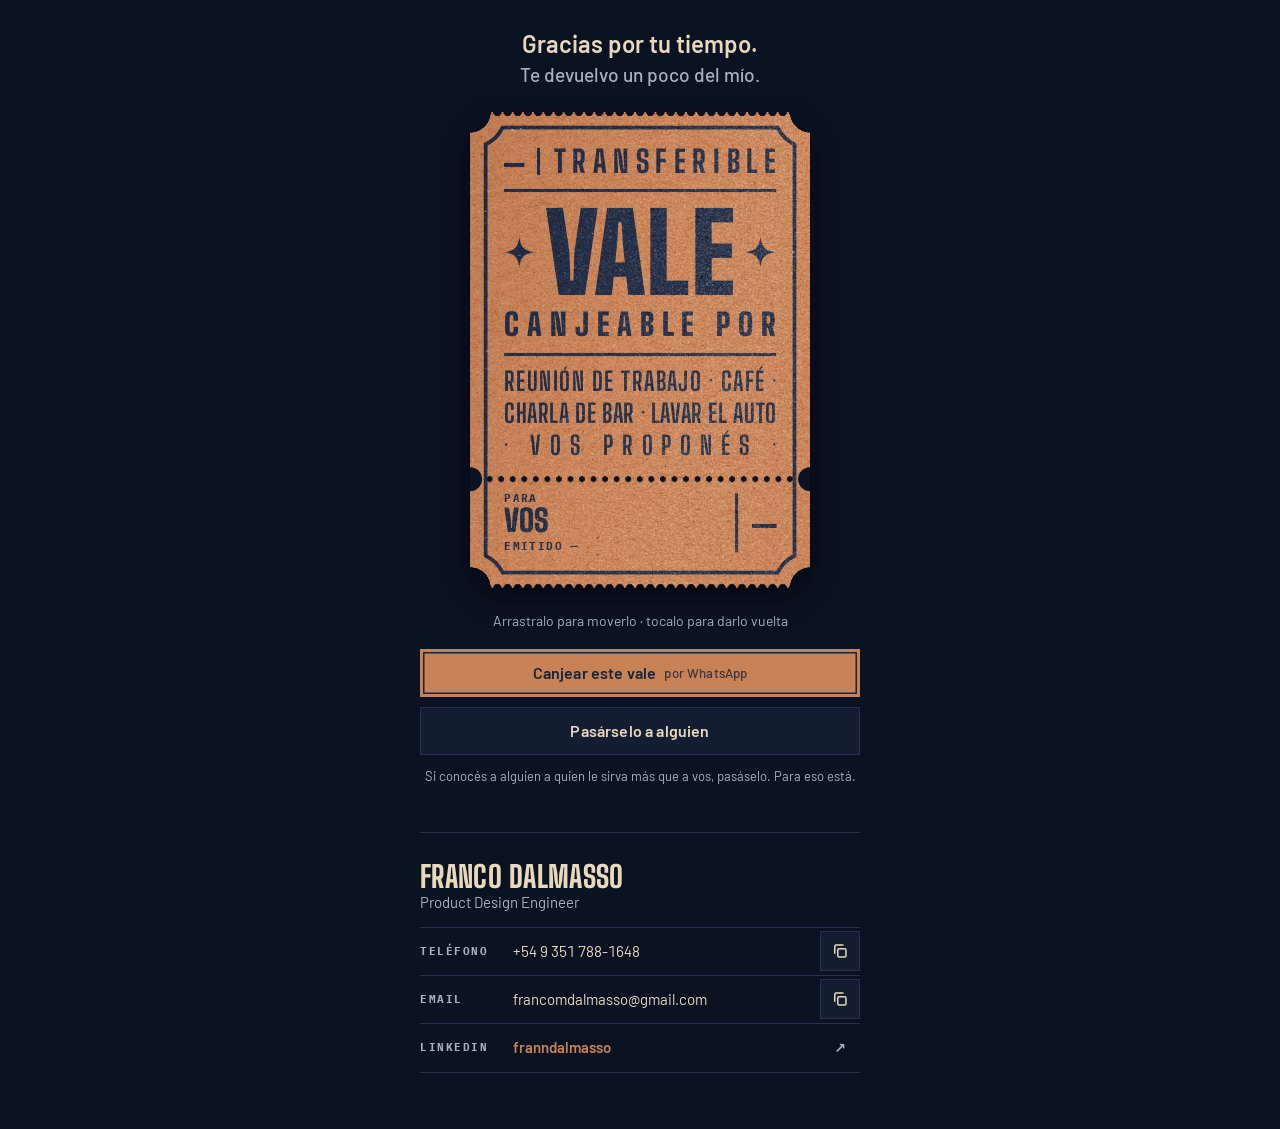
<file: index.html>
<!doctype html>
<html lang="es">
<head>
<meta charset="utf-8">
<meta name="viewport" content="width=device-width, initial-scale=1, viewport-fit=cover">
<meta name="robots" content="noindex, nofollow, noarchive, nosnippet, noimageindex, notranslate">
<meta name="googlebot" content="noindex, nofollow, noarchive, nosnippet, noimageindex">
<meta name="bingbot" content="noindex, nofollow, noarchive, nosnippet">
<title>Vale de Franco</title>
<meta name="description" content="Un vale de Franco por un día, para lo que necesites. Abrilo y dalo vuelta.">
<meta property="og:type" content="website">
<meta property="og:title" content="Tenés un vale">
<meta property="og:description" content="Un vale de Franco por un día, para lo que necesites. Abrilo y dalo vuelta.">
<meta property="og:image" content="https://0xfrann.github.io/comodin/og.png?v=20261021215520">
<meta property="og:image:width" content="1200">
<meta property="og:image:height" content="630">
<meta name="twitter:card" content="summary_large_image">
<meta name="theme-color" content="#0B1222">
<link rel="icon" href="data:image/svg+xml,%3Csvg xmlns='http://www.w3.org/2000/svg' viewBox='0 0 100 140'%3E%3Crect width='100' height='140' rx='12' fill='%23C98255'/%3E%3Cpath d='M30 40h40L50 70zM50 70L30 100h40z' fill='%2318243B'/%3E%3C/svg%3E">
<link rel="preconnect" href="https://fonts.googleapis.com">
<link rel="preconnect" href="https://fonts.gstatic.com" crossorigin>
<link rel="stylesheet" href="https://fonts.googleapis.com/css2?family=Big+Shoulders+Display:wght@500;800;900&family=Barlow:ital,wght@0,400;0,500;0,600;0,700;1,500;1,600&family=IBM+Plex+Mono:wght@500;600;700&display=swap">
<link rel="stylesheet" href="assets/comodin.css?v=20261021215520">
</head>
<body>
<main>
  <section class="stage-col">
    <p class="lede" id="lede">Gracias por tu tiempo.<br><em>Te devuelvo un poco del mío.</em></p>
    <div class="stage" id="stage"></div>
    <p class="hint">Arrastralo para moverlo · tocalo para darlo vuelta</p>

    <div class="actions">
      <a class="btn primary" id="btnCanjear" target="_blank" rel="noopener">Canjear este vale <small>por WhatsApp</small></a>
      <a class="btn" id="btnPasar" target="_blank" rel="noopener">Pasárselo a alguien</a>
      <p class="fine">Si conocés a alguien a quien le sirva más que a vos, pasáselo. Para eso está.</p>
    </div>

    <section class="about" aria-labelledby="contactTitle">
      <h2 class="contact-name" id="contactTitle">Franco Dalmasso</h2>
      <p class="contact-role">Product Design Engineer</p>
      <dl class="contact-list">
        <div class="row">
          <dt>Teléfono</dt><dd class="sel" id="phoneText"></dd>
          <button class="icon-btn" id="copyPhone" type="button" aria-label="Copiar teléfono"><svg viewBox="0 0 24 24" width="18" height="18" fill="none" stroke="currentColor" stroke-width="2" stroke-linecap="round" stroke-linejoin="round" aria-hidden="true"><rect x="9" y="9" width="11" height="11" rx="2"/><path d="M5 15V6a2 2 0 0 1 2-2h9"/></svg></button>
        </div>
        <div class="row">
          <dt>Email</dt><dd class="sel" id="mailText"></dd>
          <button class="icon-btn" id="copyMail" type="button" aria-label="Copiar email"><svg viewBox="0 0 24 24" width="18" height="18" fill="none" stroke="currentColor" stroke-width="2" stroke-linecap="round" stroke-linejoin="round" aria-hidden="true"><rect x="9" y="9" width="11" height="11" rx="2"/><path d="M5 15V6a2 2 0 0 1 2-2h9"/></svg></button>
        </div>
        <div class="row">
          <dt>LinkedIn</dt><dd class="link-cell"><a id="lnLinkedin" target="_blank" rel="noopener"><span id="lnLinkedinText">franndalmasso</span><span class="arrow" aria-hidden="true">↗</span></a></dd>
        </div>
      </dl>
    </section>
  </section>
</main>

<script src="assets/config.js?v=20261021215520"></script>
<script src="assets/comodin.js?v=20261021215520"></script>
<script>
(function () {
  const { C, $, pad, firstName, esc } = Comodin;
  Comodin.mount($("#stage"), { intro: true });

  $("#contactTitle").textContent = C.nombre;
  $(".contact-role").textContent = C.rol;
  const phone = Comodin.prettyPhone(C.whatsapp);
  $("#phoneText").textContent = phone;
  $("#mailText").textContent = C.email;
  $("#copyPhone").addEventListener("click", () => Comodin.copyText(phone, $("#phoneText"), "Teléfono copiado"));
  $("#copyMail").addEventListener("click", () => Comodin.copyText(C.email, $("#mailText"), "Email copiado"));
  $("#lnLinkedin").href = C.linkedin;
  $("#lnLinkedinText").textContent = C.linkedin.replace(/^https?:\/\/(www\.)?linkedin\.com\/in\//, "").replace(/\/$/, "");

  function route() {
    const c = Comodin.parse(location.hash) || { n: 0, nombre: "", fecha: "" };
    Comodin.render(c);
    const n = c.n ? " Nº " + pad(c.n) : "";
    $("#lede").innerHTML = c.nombre
      ? `Gracias por tu tiempo, ${esc(firstName(c.nombre))}.<br><em>Te devuelvo un poco del mío.</em>`
      : `Gracias por tu tiempo.<br><em>Te devuelvo un poco del mío.</em>`;
    $("#btnCanjear").href = Comodin.waLink(C.whatsapp, `¡Hola ${C.corto}! Tengo el vale${n} y quiero canjearlo 🎫`);
    $("#btnPasar").href = Comodin.waLink("", c.n
      ? `Te paso este vale de ${C.corto}: te da una mano por un día con lo que necesites. Creo que a vos te sirve más que a mí 🎫\n${Comodin.passLinkOf(c)}`
      : `Mirá esto: ${C.base}`);
  }
  addEventListener("hashchange", () => { route(); Comodin.showFront(); });
  route();
})();
</script>
</body>
</html>
</file>
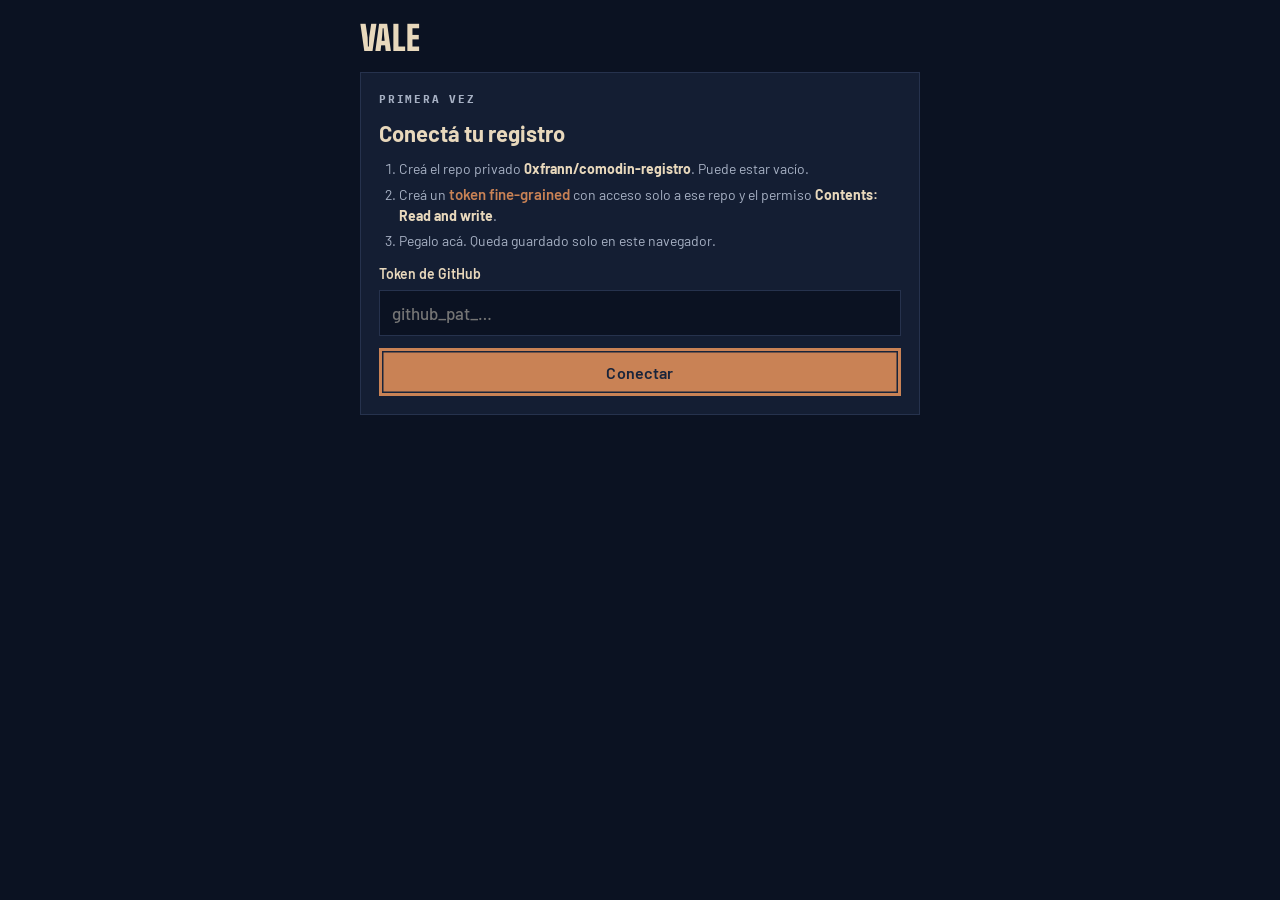
<file: emitir.html>
<!doctype html>
<html lang="es">
<head>
<meta charset="utf-8">
<meta name="viewport" content="width=device-width, initial-scale=1, viewport-fit=cover">
<meta name="robots" content="noindex, nofollow, noarchive, nosnippet, noimageindex, notranslate">
<meta name="googlebot" content="noindex, nofollow, noarchive, nosnippet, noimageindex">
<meta name="bingbot" content="noindex, nofollow, noarchive, nosnippet">
<meta name="apple-mobile-web-app-capable" content="yes">
<meta name="apple-mobile-web-app-title" content="Vale">
<title>Emisor de Vales</title>
<meta name="theme-color" content="#0B1222">
<link rel="icon" href="data:image/svg+xml,%3Csvg xmlns='http://www.w3.org/2000/svg' viewBox='0 0 100 140'%3E%3Crect width='100' height='140' rx='12' fill='%23E8D8BC'/%3E%3Cpath d='M30 40h40L50 70zM50 70L30 100h40z' fill='%2318243B'/%3E%3C/svg%3E">
<link rel="preconnect" href="https://fonts.googleapis.com">
<link rel="preconnect" href="https://fonts.gstatic.com" crossorigin>
<link rel="stylesheet" href="https://fonts.googleapis.com/css2?family=Big+Shoulders+Display:wght@500;800;900&family=Barlow:ital,wght@0,400;0,500;0,600;0,700;1,500;1,600&family=IBM+Plex+Mono:wght@500;600;700&display=swap">
<link rel="stylesheet" href="assets/comodin.css?v=20261021215520">
<style>
  /* Emisor: app de una sola columna con barra de pestañas abajo, pensada para el pulgar. */
  body { padding-bottom: calc(76px + env(safe-area-inset-bottom, 0px)); }
  main.app { max-width: 560px; padding-block: 12px 24px; }
  .appbar { display: flex; align-items: center; gap: 8px; min-height: 52px; margin-bottom: 8px; }
  .appbar h1 { margin: 0; font-family: var(--f-display); font-weight: 900; font-size: 34px; line-height: 1; letter-spacing: .01em; text-transform: uppercase; }
  .appbar h1 .mono { font-weight: 600; font-size: 30px; text-transform: none; }
  .backlink { display: inline-flex; align-items: center; gap: 4px; font: 600 15px var(--f-body); color: var(--accent); background: none; border: 0; padding: 8px 8px 8px 0; cursor: pointer; }
  .screen { display: flex; flex-direction: column; gap: 14px; }
  .muted { color: var(--muted); }

  .tabbar {
    position: fixed; left: 0; right: 0; bottom: 0; z-index: 20;
    display: grid; grid-template-columns: repeat(3, 1fr);
    padding: 6px max(8px, env(safe-area-inset-right, 0px)) calc(6px + env(safe-area-inset-bottom, 0px)) max(8px, env(safe-area-inset-left, 0px));
    background: var(--surface); border-top: 1px solid var(--line);
  }
  .tab { display: flex; flex-direction: column; align-items: center; gap: 2px; padding: 6px 4px; min-height: 52px; border: 0; background: none; color: var(--muted); font: 600 12px var(--f-body); cursor: pointer; position: relative; }
  .tab svg { width: 24px; height: 24px; }
  .tab[aria-current="page"] { color: var(--accent); }
  .tab:focus-visible { outline: 2px solid var(--accent); outline-offset: -2px; }
  .badge { position: absolute; top: 2px; left: calc(50% + 6px); min-width: 18px; height: 18px; padding: 0 5px; background: var(--accent); color: var(--accent-fg); font: 700 11px/18px var(--f-mono); text-align: center; }

  .banner { display: flex; gap: 10px; align-items: center; padding: 12px 14px; background: var(--surface); border: 1px solid var(--ok); color: var(--fg); font-weight: 600; }
  .banner::before { content: ""; width: 10px; height: 10px; background: var(--ok); flex: none; }

  .facts { margin: 0; display: flex; flex-direction: column; }
  .facts .row { display: grid; grid-template-columns: 6.5em minmax(0, 1fr); gap: 10px; padding: 10px 0; border-top: 1px solid var(--line); }
  .facts .row:first-child { border-top: 0; padding-top: 0; }
  .facts dt { font-family: var(--f-mono); font-weight: 700; font-size: 11px; letter-spacing: .14em; text-transform: uppercase; color: var(--muted); padding-top: 3px; }
  .facts dd { margin: 0; min-width: 0; white-space: pre-wrap; overflow-wrap: anywhere; }
  .state { display: inline-flex; align-items: center; gap: 6px; font-weight: 600; }
  .state::before { content: ""; width: 8px; height: 8px; background: var(--muted); }
  .state.on { color: var(--ok); } .state.on::before { background: var(--ok); }

  .danger { border-color: var(--line); }
  .btn.danger-btn { color: var(--danger); }
  .btn.danger-solid { background: var(--danger); color: var(--bg); border-color: transparent; }
  .hint-text { font-size: 13px; color: var(--muted); margin: -4px 0 0; }

  .reg-head { grid-template-columns: 3.2em minmax(0, 1fr) auto; }
  .chev { color: var(--muted); }
  .settings-row { display: flex; justify-content: space-between; align-items: center; gap: 12px; flex-wrap: wrap; }
</style>
</head>
<body>
<main class="app">
  <div class="appbar">
    <button class="backlink" id="backBtn" type="button" hidden>‹ Vales</button>
    <h1 id="screenTitle">Emitir</h1>
  </div>

  <!-- Conexión (sin token) -->
  <section class="screen" id="scr-setup" hidden>
    <div class="block">
      <p class="eyebrow">Primera vez</p>
      <h2>Conectá tu registro</h2>
      <ol class="steps">
        <li>Creá el repo privado <b class="repoName"></b>. Puede estar vacío.</li>
        <li>Creá un <a class="linkish" href="https://github.com/settings/personal-access-tokens/new" target="_blank" rel="noopener">token fine-grained</a> con acceso solo a ese repo y el permiso <b>Contents: Read and write</b>.</li>
        <li>Pegalo acá. Queda guardado solo en este navegador.</li>
      </ol>
      <div class="field">
        <label for="token">Token de GitHub</label>
        <input type="password" id="token" autocomplete="off" placeholder="github_pat_…">
      </div>
      <button class="btn primary" id="connectBtn" type="button">Conectar</button>
      <p class="note err" id="setupErr" hidden></p>
    </div>
  </section>

  <!-- Emitir -->
  <section class="screen" id="scr-emitir" hidden>
    <div class="block">
      <p class="eyebrow">Próximo vale · <span class="mono" id="nextNum">Nº —</span></p>
      <div class="field">
        <label for="nombre">Nombre <span class="muted">(va en la tarjeta)</span></label>
        <input type="text" id="nombre" maxlength="40" autocomplete="off" placeholder="Ej: Martina Gómez">
      </div>
      <div class="field">
        <label for="telefono">WhatsApp <span class="muted">(opcional)</span></label>
        <input type="tel" id="telefono" inputmode="tel" autocomplete="off" placeholder="351 555 1234">
      </div>
      <div class="field">
        <label for="nota">Nota <span class="muted">(solo para vos)</span></label>
        <textarea id="nota" maxlength="600" placeholder="Dónde se conocieron, de qué hablaron, qué podría necesitar…"></textarea>
      </div>
      <button class="btn primary" id="emitBtn" type="button">Emitir vale</button>
      <p class="note err" id="formErr" hidden></p>
    </div>
  </section>

  <!-- Lista -->
  <section class="screen" id="scr-lista" hidden>
    <div class="block">
      <div class="settings-row">
        <p class="eyebrow" id="count">Sin vales todavía</p>
        <button class="linkish" id="reloadBtn" type="button">Actualizar</button>
      </div>
      <input type="search" id="search" placeholder="Buscar por nombre, teléfono o nota" aria-label="Buscar">
      <ul class="registry" id="registry"></ul>
      <p class="empty" id="regEmpty" hidden>Todavía no emitiste ninguno. El primero va a ser el Nº 001.</p>
    </div>
  </section>

  <!-- Detalle -->
  <section class="screen" id="scr-detalle" hidden>
    <div class="banner" id="issuedBanner" hidden>Emitido. Ahora mandáselo.</div>

    <div class="stage-col">
      <div class="stage" id="stage"></div>
    </div>

    <div class="block">
      <p class="eyebrow">Compartir</p>
      <button class="btn primary" id="shareImg" type="button" hidden>Enviar imagen por WhatsApp</button>
      <p class="hint-text" id="shareImgHint" hidden>Se abre el menú de compartir: elegí WhatsApp y el chat. Va la imagen con el mensaje y el link.</p>
      <a class="btn" id="openChat" target="_blank" rel="noopener">Abrir chat</a>
      <div class="row2">
        <button class="btn" id="copyImg" type="button">Copiar imagen</button>
        <button class="btn" id="dlImg" type="button">Descargar imagen</button>
      </div>
      <div class="linkbox"><code id="shareLink"></code><button class="chip-btn" id="copyLink" type="button">Copiar</button></div>
      <button class="linkish" id="copyMsg" type="button">Copiar el mensaje completo</button>
    </div>

    <div class="block" id="factsBlock">
      <div class="settings-row">
        <p class="eyebrow">Datos</p>
        <button class="linkish" id="editBtn" type="button">Editar</button>
      </div>
      <dl class="facts">
        <div class="row"><dt>Nombre</dt><dd id="fNombre"></dd></div>
        <div class="row"><dt>WhatsApp</dt><dd id="fTel"></dd></div>
        <div class="row"><dt>Emitido</dt><dd id="fFecha"></dd></div>
        <div class="row"><dt>Estado</dt><dd><span class="state" id="fEstado"></span></dd></div>
        <div class="row"><dt>Nota</dt><dd id="fNota"></dd></div>
      </dl>
      <button class="btn" id="toggleBtn" type="button">Marcar canjeado</button>
    </div>

    <div class="block" id="editBlock" hidden>
      <p class="eyebrow">Editar</p>
      <div class="field">
        <label for="eNombre">Nombre</label>
        <input type="text" id="eNombre" maxlength="40" autocomplete="off">
      </div>
      <div class="field">
        <label for="eTel">WhatsApp</label>
        <input type="tel" id="eTel" inputmode="tel" autocomplete="off" placeholder="351 555 1234">
      </div>
      <div class="field">
        <label for="eNota">Nota</label>
        <textarea id="eNota" maxlength="600"></textarea>
      </div>
      <p class="note" id="editNameNote" hidden>El nombre va dentro del link. Si ya se lo mandaste, mandale el link nuevo.</p>
      <div class="row2">
        <button class="btn" id="cancelEdit" type="button">Cancelar</button>
        <button class="btn primary" id="saveEdit" type="button">Guardar</button>
      </div>
      <p class="note err" id="editErr" hidden></p>
    </div>

    <div class="block danger" id="deleteBlock" hidden>
      <p class="eyebrow">Borrar</p>
      <p class="note">Solo se puede borrar el último emitido, así la numeración no queda con huecos.</p>
      <button class="btn danger-btn" id="deleteBtn" type="button">Borrar este vale</button>
      <div class="row2" id="deleteConfirm" hidden>
        <button class="btn" id="deleteCancel" type="button">Cancelar</button>
        <button class="btn danger-solid" id="deleteYes" type="button">Sí, borrar</button>
      </div>
    </div>
  </section>

  <!-- Ajustes -->
  <section class="screen" id="scr-ajustes" hidden>
    <div class="block">
      <p class="eyebrow">Registro</p>
      <p>Guardando en <span class="mono repoName"></span></p>
      <p class="note">El token de GitHub está guardado solo en este dispositivo.</p>
      <button class="btn" id="logoutBtn" type="button">Desconectar este dispositivo</button>
    </div>
    <div class="block">
      <p class="eyebrow">Enlaces</p>
      <a class="btn" href="./" target="_blank" rel="noopener">Ver la tarjeta pública</a>
      <a class="btn" href="herramientas/og.html" target="_blank" rel="noopener">Generar imagen de vista previa</a>
    </div>
  </section>
</main>

<nav class="tabbar" id="tabbar" hidden aria-label="Secciones">
  <button class="tab" data-go="emitir" type="button">
    <svg viewBox="0 0 24 24" fill="none" stroke="currentColor" stroke-width="2" stroke-linecap="round" stroke-linejoin="round" aria-hidden="true"><rect x="4" y="3" width="16" height="18" rx="3"/><path d="M12 8v8M8 12h8"/></svg>
    Emitir
  </button>
  <button class="tab" data-go="lista" type="button">
    <svg viewBox="0 0 24 24" fill="none" stroke="currentColor" stroke-width="2" stroke-linecap="round" stroke-linejoin="round" aria-hidden="true"><path d="M8 6h12M8 12h12M8 18h12"/><circle cx="4" cy="6" r="1"/><circle cx="4" cy="12" r="1"/><circle cx="4" cy="18" r="1"/></svg>
    Vales
    <span class="badge" id="badge" hidden></span>
  </button>
  <button class="tab" data-go="ajustes" type="button">
    <svg viewBox="0 0 24 24" fill="none" stroke="currentColor" stroke-width="2" stroke-linecap="round" stroke-linejoin="round" aria-hidden="true"><circle cx="12" cy="12" r="3"/><path d="M19.4 15a1.7 1.7 0 0 0 .3 1.8l.1.1a2 2 0 1 1-2.8 2.8l-.1-.1a1.7 1.7 0 0 0-1.8-.3 1.7 1.7 0 0 0-1 1.5V21a2 2 0 1 1-4 0v-.1a1.7 1.7 0 0 0-1.1-1.5 1.7 1.7 0 0 0-1.8.3l-.1.1a2 2 0 1 1-2.8-2.8l.1-.1a1.7 1.7 0 0 0 .3-1.8 1.7 1.7 0 0 0-1.5-1H3a2 2 0 1 1 0-4h.1a1.7 1.7 0 0 0 1.5-1.1 1.7 1.7 0 0 0-.3-1.8l-.1-.1a2 2 0 1 1 2.8-2.8l.1.1a1.7 1.7 0 0 0 1.8.3H9a1.7 1.7 0 0 0 1-1.5V3a2 2 0 1 1 4 0v.1a1.7 1.7 0 0 0 1 1.5 1.7 1.7 0 0 0 1.8-.3l.1-.1a2 2 0 1 1 2.8 2.8l-.1.1a1.7 1.7 0 0 0-.3 1.8V9a1.7 1.7 0 0 0 1.5 1H21a2 2 0 1 1 0 4h-.1a1.7 1.7 0 0 0-1.5 1z"/></svg>
    Ajustes
  </button>
</nav>

<div class="sheet" id="sheet" hidden>
  <div class="sheet-inner">
    <img id="sheetImg" alt="Imagen del vale para compartir">
    <p>Mantené presionada la imagen para copiarla o guardarla.</p>
    <button class="btn primary" id="sheetClose" type="button">Listo</button>
  </div>
</div>

<script src="assets/config.js?v=20261021215520"></script>
<script src="assets/comodin.js?v=20261021215520"></script>
<script>
(function () {
  const { C, $, $$, pad, today, fmtFecha, firstName, esc, toast } = Comodin;
  const R = C.registro;
  const REPO = `${R.owner}/${R.repo}`;
  const API = `https://api.github.com/repos/${REPO}`;
  const TOKEN_KEY = "comodin.token";
  const store = { get() { try { return localStorage.getItem(TOKEN_KEY) || ""; } catch (_) { return ""; } },
                  set(v) { try { v ? localStorage.setItem(TOKEN_KEY, v) : localStorage.removeItem(TOKEN_KEY); } catch (_) {} } };

  let token = store.get();
  let data = { emisiones: [] }, sha = null, loaded = false;
  let current = null, imgP = null, justIssued = null;

  Comodin.mount($("#stage"));
  $$(".repoName").forEach((el) => el.textContent = REPO);

  /* ---------- GitHub ---------- */
  const b64e = (s) => { const b = new TextEncoder().encode(s); let out = ""; for (let i = 0; i < b.length; i += 0x8000) out += String.fromCharCode(...b.subarray(i, i + 0x8000)); return btoa(out); };
  const b64d = (s) => new TextDecoder().decode(Uint8Array.from(atob(s.replace(/\s/g, "")), (c) => c.charCodeAt(0)));
  async function gh(path, opts = {}) {
    try {
      return await fetch(API + path, { ...opts, cache: "no-store", headers: { Authorization: `Bearer ${token}`, Accept: "application/vnd.github+json", ...(opts.body ? { "Content-Type": "application/json" } : {}) } });
    } catch (_) { throw { code: "net", msg: "Sin conexión con GitHub. Revisá internet y probá de nuevo." }; }
  }
  function errFor(r) {
    if (r.status === 401) return { code: "auth", msg: "GitHub rechazó el token. Puede estar vencido o mal copiado." };
    if (r.status === 403) return { code: "perm", msg: "El token no tiene permiso de escritura. Necesita Contents: Read and write." };
    if (r.status === 404) return { code: "repo", msg: `No encuentro ${REPO}, o el token no tiene acceso a ese repo.` };
    if (r.status === 409 || r.status === 422) return { code: "conflict", msg: "El registro cambió mientras guardabas. Probá de nuevo." };
    return { code: "http", msg: `GitHub respondió ${r.status}. Probá de nuevo en un rato.` };
  }
  async function load() {
    const r = await gh(`/contents/${R.path}?t=${Date.now()}`);
    if (r.status === 404) {
      const repo = await gh("");
      if (!repo.ok) throw errFor(repo);
      data = { emisiones: [] }; sha = null; loaded = true; return;
    }
    if (!r.ok) throw errFor(r);
    const j = await r.json();
    const parsed = JSON.parse(b64d(j.content || "") || "{}");
    data = { emisiones: Array.isArray(parsed.emisiones) ? parsed.emisiones : [] };
    sha = j.sha; loaded = true;
  }
  async function save(message) {
    const body = { message, content: b64e(JSON.stringify(data, null, 2) + "\n") };
    if (sha) body.sha = sha;
    const r = await gh(`/contents/${R.path}`, { method: "PUT", body: JSON.stringify(body) });
    if (!r.ok) throw errFor(r);
    sha = (await r.json()).content.sha;
  }
  // Lee lo último, aplica el cambio y guarda; si alguien guardó en el medio, reintenta una vez.
  async function mutate(fn, message) {
    for (let i = 0; i < 2; i++) {
      await load();
      const out = fn(data);
      try { await save(typeof message === "function" ? message(out) : message); return out; }
      catch (e) { if (e.code !== "conflict" || i === 1) throw e; }
    }
  }

  /* ---------- helpers ---------- */
  const maxN = () => data.emisiones.reduce((m, e) => Math.max(m, e.n || 0), 0);
  const byN = (n) => data.emisiones.find((e) => e.n === n);
  const msgOf = (e) => `¡Hola${e.nombre ? " " + firstName(e.nombre) : ""}! Gracias por tu tiempo. Te dejo un vale por un día, para lo que necesites 🎫\n${Comodin.linkOf(e)}`;
  function validPhone(raw) { const t = Comodin.normPhone(raw); return !raw.trim() || t.length >= 10 ? t : null; }

  /* ---------- navegación ---------- */
  const SCREENS = ["setup", "emitir", "lista", "detalle", "ajustes"];
  function show(name, title) {
    SCREENS.forEach((s) => $("#scr-" + s).hidden = s !== name);
    $("#tabbar").hidden = name === "setup";
    $("#backBtn").hidden = name !== "detalle";
    $("#screenTitle").innerHTML = title;
    const tab = name === "detalle" ? "lista" : name;
    $$(".tab").forEach((t) => t.dataset.go === tab ? t.setAttribute("aria-current", "page") : t.removeAttribute("aria-current"));
    window.scrollTo(0, 0);
  }
  const go = (h) => { if (location.hash === "#" + h) route(); else location.hash = h; };
  $$(".tab").forEach((t) => t.addEventListener("click", () => go(t.dataset.go)));
  $("#backBtn").addEventListener("click", () => go("lista"));

  function route() {
    if (!token) { show("setup", "Vale"); return; }
    const h = location.hash.replace(/^#/, "") || "emitir";
    const m = /^c-(\d+)$/.exec(h);
    if (m) {
      if (!loaded) { show("detalle", `Nº ${pad(+m[1])}`); return; }
      const e = byN(+m[1]);
      if (!e) { toast(`No encuentro el Nº ${pad(+m[1])}`); go("lista"); return; }
      renderDetail(e);
      show("detalle", `<span class="mono">Nº ${pad(e.n)}</span>`);
      return;
    }
    if (h === "lista") { renderList(); show("lista", "Vales"); return; }
    if (h === "ajustes") { show("ajustes", "Ajustes"); return; }
    renderEmit(); show("emitir", "Emitir");
  }
  addEventListener("hashchange", route);

  function renderBadge() {
    const n = data.emisiones.length;
    $("#badge").hidden = !n; $("#badge").textContent = n;
  }

  /* ---------- Emitir ---------- */
  function renderEmit() {
    const n = pad(maxN() + 1);
    $("#nextNum").textContent = "Nº " + n;
    $("#emitBtn").textContent = "Emitir Nº " + n;
  }
  $("#emitBtn").addEventListener("click", async () => {
    const nombre = $("#nombre").value.trim().replace(/\s+/g, " ");
    const telefono = validPhone($("#telefono").value);
    const nota = $("#nota").value.trim();
    const err = $("#formErr"); err.hidden = true;
    if (!nombre) { err.textContent = "Poné al menos el nombre, así sabés de quién es."; err.hidden = false; $("#nombre").focus(); return; }
    if (telefono === null) { err.textContent = "Ese número parece incompleto. Probá con característica, ej: 351 555 1234."; err.hidden = false; $("#telefono").focus(); return; }
    const btn = $("#emitBtn"); btn.disabled = true; btn.textContent = "Guardando…";
    try {
      const e = await mutate((d) => {
        const n = d.emisiones.reduce((m, x) => Math.max(m, x.n || 0), 0) + 1;
        const rec = { n, nombre, telefono, nota, fecha: today(), creado: new Date().toISOString(), canjeado: false, canjeadoEl: null };
        d.emisiones.push(rec); return rec;
      }, (rec) => `Vale Nº ${pad(rec.n)} para ${rec.nombre}`);
      $("#nombre").value = ""; $("#telefono").value = ""; $("#nota").value = "";
      justIssued = e.n; renderBadge();
      go("c-" + pad(e.n));
    } catch (e) {
      err.textContent = e.msg || "No se pudo guardar. Probá de nuevo."; err.hidden = false;
    }
    btn.disabled = false; renderEmit();
  });

  /* ---------- Lista ---------- */
  function renderList() {
    const q = $("#search").value.trim().toLowerCase();
    const all = [...data.emisiones].sort((a, b) => b.n - a.n);
    const list = all.filter((e) => !q || [e.nombre, e.telefono, e.nota].some((v) => (v || "").toLowerCase().includes(q)));
    const canj = all.filter((e) => e.canjeado).length;
    $("#count").textContent = all.length ? `${all.length} emitidos · ${canj} canjeados` : "Sin vales todavía";
    $("#regEmpty").hidden = all.length > 0;
    const ul = $("#registry"); ul.innerHTML = "";
    list.forEach((e) => {
      const li = document.createElement("li");
      li.innerHTML = `
        <button class="reg-head" type="button">
          <span class="reg-num">${pad(e.n)}</span>
          <span class="reg-who">${esc(e.nombre || "Sin nombre")}</span>
          <span class="reg-state${e.canjeado ? " on" : ""}">${e.canjeado ? "Canjeado" : "Pendiente"}</span>
          <span class="reg-meta">${fmtFecha(e.fecha)}${e.telefono ? " · " + esc(Comodin.prettyPhone(e.telefono)) : ""}${e.nota ? " · " + esc(e.nota.slice(0, 40)) + (e.nota.length > 40 ? "…" : "") : ""}</span>
        </button>`;
      li.querySelector("button").addEventListener("click", () => go("c-" + pad(e.n)));
      ul.append(li);
    });
  }
  $("#search").addEventListener("input", renderList);
  $("#reloadBtn").addEventListener("click", async () => {
    try { await load(); renderBadge(); renderList(); toast("Registro actualizado"); } catch (e) { toast(e.msg || "No se pudo actualizar."); }
  });

  /* ---------- Detalle ---------- */
  function renderDetail(e) {
    const changed = !current || current.n !== e.n;
    current = e;
    const fresh = justIssued === e.n;
    $("#issuedBanner").hidden = !fresh;
    if (fresh) justIssued = null;
    Comodin.render(e);
    if (fresh) Comodin.deal(); else if (changed) Comodin.showFront();
    imgP = Comodin.makePNG(e);
    const first = firstName(e.nombre);
    $("#openChat").href = Comodin.waLink(e.telefono || "", msgOf(e));
    $("#openChat").textContent = e.telefono ? `Abrir chat con ${first || "esta persona"}` : "Enviar el link por WhatsApp";
    $("#shareLink").textContent = Comodin.linkOf(e);
    $("#openChat").classList.toggle("primary", !canShareFiles);
    // datos
    $("#fNombre").textContent = e.nombre || "—";
    $("#fTel").innerHTML = e.telefono ? `<a class="linkish" href="${Comodin.waLink(e.telefono, `¡Hola ${esc(first)}!`)}" target="_blank" rel="noopener">${esc(Comodin.prettyPhone(e.telefono))}</a>` : '<span class="muted">—</span>';
    $("#fFecha").textContent = fmtFecha(e.fecha);
    $("#fEstado").textContent = e.canjeado ? `Canjeado${e.canjeadoEl ? " el " + fmtFecha(e.canjeadoEl) : ""}` : "Pendiente";
    $("#fEstado").classList.toggle("on", !!e.canjeado);
    $("#fNota").innerHTML = e.nota ? esc(e.nota) : '<span class="muted">Sin nota</span>';
    $("#toggleBtn").textContent = e.canjeado ? "Volver a pendiente" : "Marcar canjeado";
    closeEdit();
    $("#deleteBlock").hidden = e.n !== maxN();
    $("#deleteConfirm").hidden = true; $("#deleteBtn").hidden = false;
  }

  // compartir
  let canShareFiles = false;
  try {
    const probe = new File([new Blob(["x"], { type: "image/png" })], "c.png", { type: "image/png" });
    canShareFiles = !!(navigator.canShare && navigator.canShare({ files: [probe] }));
  } catch (_) {}
  $("#shareImg").hidden = !canShareFiles; $("#shareImgHint").hidden = !canShareFiles;
  const fileName = () => `comodin-${pad(current.n)}.png`;
  $("#shareImg").addEventListener("click", async () => {
    try {
      const file = new File([await imgP], fileName(), { type: "image/png" });
      await navigator.share({ files: [file], text: msgOf(current) });
    } catch (e) { if (e && e.name !== "AbortError") toast("No se pudo abrir el menú para compartir."); }
  });
  $("#dlImg").addEventListener("click", async () => {
    const url = URL.createObjectURL(await imgP);
    const a = document.createElement("a"); a.href = url; a.download = fileName(); document.body.append(a); a.click(); a.remove();
    setTimeout(() => URL.revokeObjectURL(url), 4000);
  });
  $("#copyImg").addEventListener("click", () => {
    try {
      navigator.clipboard.write([new ClipboardItem({ "image/png": imgP })])
        .then(() => toast("Imagen copiada. Pegala en el chat."), openSheet);
    } catch (_) { openSheet(); }
  });
  async function openSheet() { $("#sheetImg").src = URL.createObjectURL(await imgP); $("#sheet").hidden = false; }
  $("#sheetClose").addEventListener("click", () => $("#sheet").hidden = true);
  $("#sheet").addEventListener("click", (ev) => { if (ev.target.id === "sheet") $("#sheet").hidden = true; });
  $("#copyLink").addEventListener("click", () => Comodin.copyText(Comodin.linkOf(current), $("#shareLink"), "Link copiado"));
  $("#copyMsg").addEventListener("click", () => Comodin.copyText(msgOf(current), $("#shareLink"), "Mensaje copiado"));

  // canjeado
  $("#toggleBtn").addEventListener("click", async () => {
    const btn = $("#toggleBtn"); btn.disabled = true;
    const n = current.n, v = !current.canjeado;
    try {
      await mutate((d) => { const t = d.emisiones.find((x) => x.n === n); if (t) { t.canjeado = v; t.canjeadoEl = v ? today() : null; } }, `Nº ${pad(n)} ${v ? "canjeado" : "pendiente"}`);
      toast(v ? `Nº ${pad(n)} marcado como canjeado` : `Nº ${pad(n)} vuelve a pendiente`);
      renderDetail(byN(n));
    } catch (e) { toast(e.msg || "No se pudo guardar."); }
    btn.disabled = false;
  });

  // editar
  function openEdit() {
    $("#eNombre").value = current.nombre || "";
    $("#eTel").value = current.telefono ? Comodin.prettyPhone(current.telefono) : "";
    $("#eNota").value = current.nota || "";
    $("#editErr").hidden = true; $("#editNameNote").hidden = true;
    $("#factsBlock").hidden = true; $("#editBlock").hidden = false;
    $("#eNombre").focus();
  }
  function closeEdit() { $("#factsBlock").hidden = false; $("#editBlock").hidden = true; }
  $("#editBtn").addEventListener("click", openEdit);
  $("#cancelEdit").addEventListener("click", closeEdit);
  $("#eNombre").addEventListener("input", () => { $("#editNameNote").hidden = $("#eNombre").value.trim() === (current.nombre || ""); });
  $("#saveEdit").addEventListener("click", async () => {
    const nombre = $("#eNombre").value.trim().replace(/\s+/g, " ");
    const telefono = validPhone($("#eTel").value);
    const nota = $("#eNota").value.trim();
    const err = $("#editErr"); err.hidden = true;
    if (!nombre) { err.textContent = "El nombre no puede quedar vacío."; err.hidden = false; return; }
    if (telefono === null) { err.textContent = "Ese número parece incompleto. Probá con característica, ej: 351 555 1234."; err.hidden = false; return; }
    const btn = $("#saveEdit"); btn.disabled = true; btn.textContent = "Guardando…";
    const n = current.n, renamed = nombre !== current.nombre;
    try {
      await mutate((d) => { const t = d.emisiones.find((x) => x.n === n); if (t) { t.nombre = nombre; t.telefono = telefono; t.nota = nota; t.editado = new Date().toISOString(); } }, `Edición del Nº ${pad(n)}`);
      renderDetail(byN(n));
      toast(renamed ? "Guardado. El link cambió: reenvialo si ya lo mandaste." : "Cambios guardados");
    } catch (e) { err.textContent = e.msg || "No se pudo guardar."; err.hidden = false; }
    btn.disabled = false; btn.textContent = "Guardar";
  });

  // borrar el último
  $("#deleteBtn").addEventListener("click", () => { $("#deleteBtn").hidden = true; $("#deleteConfirm").hidden = false; $("#deleteYes").textContent = `Sí, borrar Nº ${pad(current.n)}`; });
  $("#deleteCancel").addEventListener("click", () => { $("#deleteBtn").hidden = false; $("#deleteConfirm").hidden = true; });
  $("#deleteYes").addEventListener("click", async () => {
    const btn = $("#deleteYes"); btn.disabled = true;
    const n = current.n;
    try {
      await mutate((d) => {
        const last = d.emisiones.reduce((m, x) => Math.max(m, x.n || 0), 0);
        if (n !== last) throw { code: "notlast", msg: "Ya no es el último emitido: no lo borré." };
        d.emisiones = d.emisiones.filter((x) => x.n !== n);
        data = d;
      }, `Borrado Nº ${pad(n)}`);
      current = null; renderBadge();
      toast(`Nº ${pad(n)} borrado`);
      go("lista");
    } catch (e) { toast(e.msg || "No se pudo borrar."); }
    btn.disabled = false;
  });

  /* ---------- Conexión ---------- */
  $("#connectBtn").addEventListener("click", async () => {
    const t = $("#token").value.trim();
    const err = $("#setupErr"); err.hidden = true;
    if (!t) { err.textContent = "Pegá el token primero."; err.hidden = false; return; }
    const btn = $("#connectBtn"); btn.disabled = true; btn.textContent = "Conectando…";
    token = t;
    try { await load(); store.set(t); $("#token").value = ""; renderBadge(); toast("Conectado"); go("emitir"); }
    catch (e) { err.textContent = e.msg || "No pude conectar."; err.hidden = false; token = ""; }
    btn.disabled = false; btn.textContent = "Conectar";
  });
  $("#logoutBtn").addEventListener("click", () => {
    store.set(""); token = ""; data = { emisiones: [] }; sha = null; loaded = false; current = null;
    renderBadge(); route();
  });

  // arranque
  route();
  if (token) {
    load().then(() => { renderBadge(); route(); }).catch((e) => {
      if (e.code === "auth" || e.code === "repo") { token = ""; $("#setupErr").textContent = e.msg; $("#setupErr").hidden = false; route(); }
      else toast(e.msg || "No pude leer el registro.");
    });
  }
})();
</script>
</body>
</html>
</file>
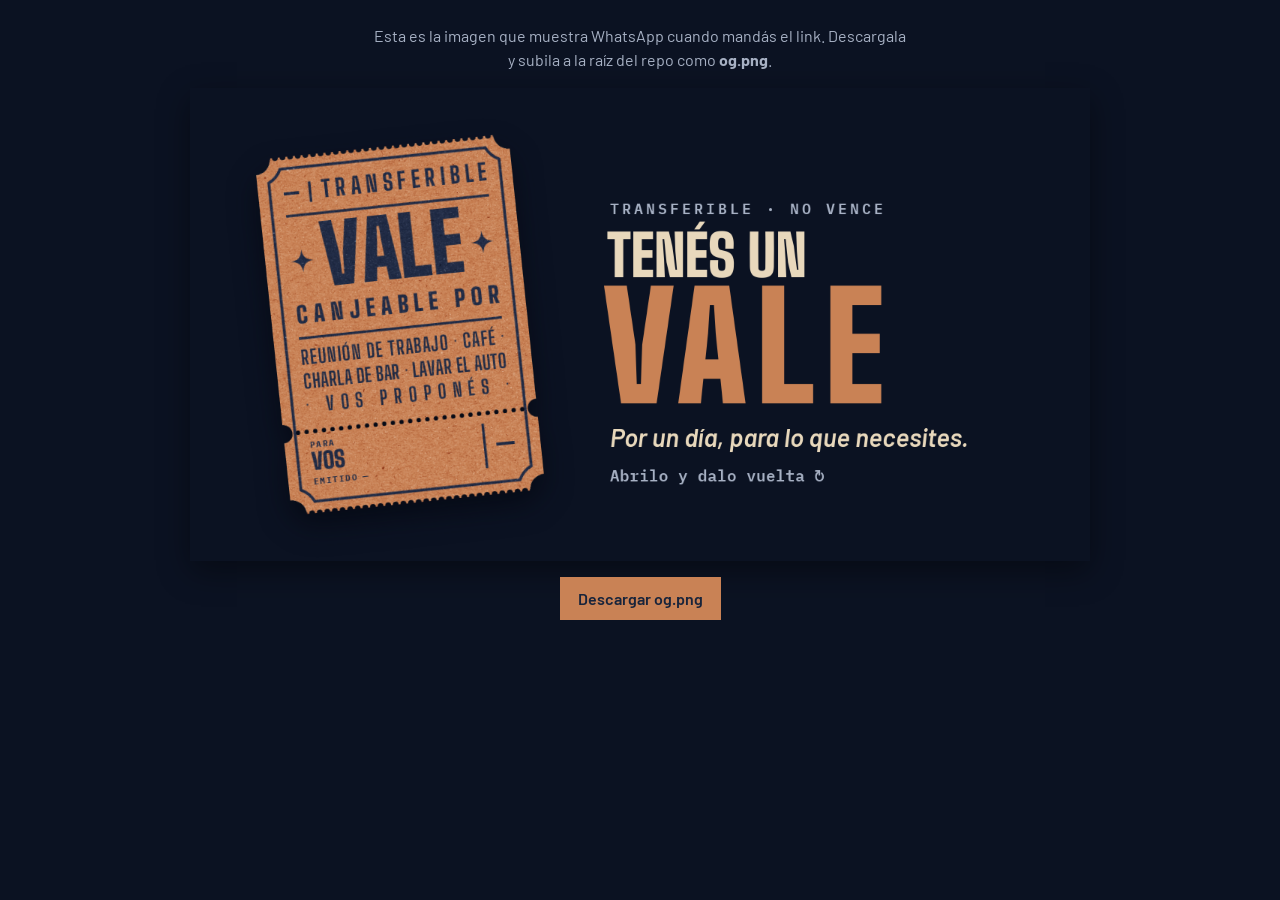
<file: herramientas/og.html>
<!doctype html>
<html lang="es">
<head>
<meta charset="utf-8">
<meta name="viewport" content="width=device-width, initial-scale=1">
<meta name="robots" content="noindex, nofollow, noarchive, nosnippet, noimageindex, notranslate">
<meta name="googlebot" content="noindex, nofollow, noarchive, nosnippet, noimageindex">
<meta name="bingbot" content="noindex, nofollow, noarchive, nosnippet">
<title>Generar og.png</title>
<link rel="stylesheet" href="https://fonts.googleapis.com/css2?family=Big+Shoulders+Display:wght@500;800;900&family=Barlow:ital,wght@0,400;0,500;0,600;0,700;1,500;1,600&family=IBM+Plex+Mono:wght@500;600;700&display=swap">
<style>
  body { margin: 0; padding: 24px 16px; font: 16px/1.5 "Barlow", system-ui, sans-serif; background: #0B1222; color: #E8D8BC; display: flex; flex-direction: column; align-items: center; gap: 16px; }
  canvas { width: min(100%, 900px); height: auto; box-shadow: 0 10px 30px rgba(0,0,0,.4); }
  button { font: 600 16px "Barlow", system-ui, sans-serif; padding: 12px 18px; border: 0; background: #C98255; color: #18243B; cursor: pointer; }
  p { margin: 0; max-width: 60ch; text-align: center; color: #A7B1C4; }
</style>
</head>
<body>
<p>Esta es la imagen que muestra WhatsApp cuando mandás el link. Descargala y subila a la raíz del repo como <b>og.png</b>.</p>
<canvas id="cv" width="1200" height="630"></canvas>
<button id="dl" type="button">Descargar og.png</button>
<script src="../assets/config.js?v=20261021215520"></script>
<script src="../assets/comodin.js?v=20261021215520"></script>
<script>
(async function () {
  const C = window.COMODIN_CONFIG, cv = document.getElementById("cv"), x = cv.getContext("2d");
  await Comodin.fontsReady();
  x.fillStyle = "#0B1222"; x.fillRect(0, 0, 1200, 630);
  // boleto inclinado
  const W = 340, H = W * 1.4, tk = Comodin.ticketCanvas({ n: 0, nombre: "", fecha: "" }, W);
  x.save(); x.translate(110 + W / 2, 315); x.rotate(-6 * Math.PI / 180);
  x.shadowColor = "rgba(3,6,16,.65)"; x.shadowBlur = 36; x.shadowOffsetY = 18;
  x.drawImage(tk, -W / 2, -H / 2); x.restore();
  // texto
  const ls = (v) => { if ("letterSpacing" in x) x.letterSpacing = v; };
  x.textBaseline = "alphabetic"; x.textAlign = "left";
  x.fillStyle = "#A7B1C4"; x.font = '600 20px "IBM Plex Mono"'; ls("4px"); x.fillText("TRANSFERIBLE · NO VENCE", 560, 168); ls("0px");
  x.fillStyle = "#E8D8BC"; x.font = '900 76px "Big Shoulders Display"'; x.fillText("TENÉS UN", 556, 252);
  x.fillStyle = "#C98255"; x.font = '900 196px "Big Shoulders Display"'; ls("12px"); x.fillText("VALE", 550, 420); ls("0px");
  x.fillStyle = "#E8D8BC"; x.font = 'italic 600 34px "Barlow"'; x.fillText("Por un día, para lo que necesites.", 560, 478);
  x.fillStyle = "#A7B1C4"; x.font = '600 21px "IBM Plex Mono"'; x.fillText("Abrilo y dalo vuelta ↻", 560, 524);
  document.getElementById("dl").addEventListener("click", () => {
    cv.toBlob((b) => { const a = document.createElement("a"); a.href = URL.createObjectURL(b); a.download = "og.png"; a.click(); });
  });
})();
</script>
</body>
</html>
</file>
<file: assets/comodin.css>
/* Comodín — estilos compartidos por la tarjeta pública (index.html) y el emisor (emitir.html).
   Dirección: un boleto impreso en tinta azul sobre cartulina terracota y papel envejecido, apoyado en un fondo azul noche. */
:root {
  --bg: #0B1222;
  --surface: #141E33;
  --fg: #E8D8BC;
  --muted: #A7B1C4;
  --line: #26324D;
  --accent: #C98255;
  --accent-fg: #18243B;
  --ok: #9CCB9A;
  --danger: #EE9483;
  --ink: #1F3156;      /* tinta azul */
  --terra: #C98255;    /* cartulina del frente */
  --paper: #D9C4A0;    /* papel del dorso */
  --f-display: "Big Shoulders Display", "Oswald", "Arial Narrow", Impact, sans-serif;
  --f-body: "Barlow", system-ui, -apple-system, "Segoe UI", sans-serif;
  --f-mono: "IBM Plex Mono", ui-monospace, Menlo, Consolas, monospace;
  color-scheme: dark;
}

* { box-sizing: border-box; }
html { background: var(--bg); }
body {
  margin: 0;
  background: var(--bg);
  color: var(--fg);
  font-family: var(--f-body);
  font-size: 16px;
  line-height: 1.5;
  padding-top: env(safe-area-inset-top, 0px);
  padding-bottom: env(safe-area-inset-bottom, 0px);
  padding-left: max(16px, env(safe-area-inset-left, 0px));
  padding-right: max(16px, env(safe-area-inset-right, 0px));
  -webkit-font-smoothing: antialiased;
}
[hidden] { display: none !important; }
main { max-width: 1000px; margin: 0 auto; padding-block: 24px 56px; }

.top { display: flex; align-items: center; justify-content: space-between; gap: 12px; margin-bottom: 8px; }
.linkish { color: var(--accent); font-weight: 600; font-size: 15px; text-decoration: none; background: none; border: 0; padding: 0; cursor: pointer; font-family: var(--f-body); }
.linkish:hover { text-decoration: underline; }

.stage-col { display: flex; flex-direction: column; align-items: center; gap: 18px; width: 100%; max-width: 440px; margin: 0 auto; min-width: 0; }
.lede { margin: 6px 0 0; text-align: center; font-size: clamp(20px, 5.4vw, 24px); line-height: 1.2; font-weight: 600; text-wrap: balance; }
.lede em { font-style: normal; font-weight: 500; font-size: .8em; color: var(--muted); }

/* ---------- el boleto ---------- */
.stage { perspective: 1400px; width: 100%; display: flex; justify-content: center; padding-block: 6px 4px; }
.pop { transform-style: preserve-3d; transition: transform .6s cubic-bezier(.2, 1.5, .4, 1), opacity .35s ease-out; }
.pop.pending { opacity: 0; transform: translateY(24px) scale(.82); transition: none; }
.tilt { transform-style: preserve-3d; transition: transform .35s cubic-bezier(.2,.8,.3,1); max-width: 100%; }
.card {
  position: relative;
  width: min(80vw, 340px);
  max-width: 100%;
  aspect-ratio: 5 / 7;
  transform-style: preserve-3d;
  cursor: grab;
  touch-action: none;
  user-select: none;
  -webkit-user-select: none;
  outline: none;
}
.card:active { cursor: grabbing; }
.card:focus-visible .face { outline: 3px solid var(--accent); outline-offset: 6px; }
.face { position: absolute; inset: 0; backface-visibility: hidden; -webkit-backface-visibility: hidden; container-type: inline-size; color: var(--ink); }
/* frente y dorso separados medio píxel: si quedan en el mismo plano, algunos navegadores
   muestran el frente espejado por un instante al girar */
.face.front { transform: translateZ(.5px); }
.face.back { transform: rotateY(180deg) translateZ(.5px); }
/* luz sobre papel rugoso: sombreado suave y amplio + brillo que solo prende en el relieve del papel */
.sheen { position: absolute; inset: 0; z-index: 1; pointer-events: none; overflow: hidden; opacity: var(--sheen-o, .5); --sx: var(--sheen-f, 9%); }
.back .sheen { --sx: var(--sheen-b, 9%); }
.sh-shade, .sh-band { position: absolute; top: 0; bottom: 0; left: -100%; width: 300%; transform: translateX(var(--sx)); }
.sh-shade { background: linear-gradient(105deg, rgba(10, 14, 35, .26) 0%, rgba(10, 14, 35, .08) 25%, rgba(10, 14, 35, 0) 40%, rgba(10, 14, 35, 0) 60%, rgba(10, 14, 35, .08) 75%, rgba(10, 14, 35, .26) 100%); }
.sh-glint { position: absolute; inset: 0; overflow: hidden;
  -webkit-mask: url("papel-relieve.png?v=20261021215520") center / cover; mask: url("papel-relieve.png?v=20261021215520") center / cover; }
.sh-band { background: linear-gradient(105deg, rgba(255, 244, 225, 0) 24%, rgba(255, 244, 225, .18) 38%, rgba(255, 244, 225, .42) 50%, rgba(255, 244, 225, .18) 62%, rgba(255, 244, 225, 0) 76%); }
.shadow { position: absolute; inset: 0; filter: drop-shadow(0 10px 14px rgba(3, 6, 16, .6)) drop-shadow(0 1px 1px rgba(3, 6, 16, .5)); }
/* esquinas cóncavas */
.shape { position: absolute; inset: 0;
  -webkit-mask: radial-gradient(circle at 0 0, #0000 6cqw, #000 calc(6cqw + .5px)) top left / 51% 51% no-repeat,
                radial-gradient(circle at 100% 0, #0000 6cqw, #000 calc(6cqw + .5px)) top right / 51% 51% no-repeat,
                radial-gradient(circle at 0 100%, #0000 6cqw, #000 calc(6cqw + .5px)) bottom left / 51% 51% no-repeat,
                radial-gradient(circle at 100% 100%, #0000 6cqw, #000 calc(6cqw + .5px)) bottom right / 51% 51% no-repeat;
          mask: radial-gradient(circle at 0 0, #0000 6cqw, #000 calc(6cqw + .5px)) top left / 51% 51% no-repeat,
                radial-gradient(circle at 100% 0, #0000 6cqw, #000 calc(6cqw + .5px)) top right / 51% 51% no-repeat,
                radial-gradient(circle at 0 100%, #0000 6cqw, #000 calc(6cqw + .5px)) bottom left / 51% 51% no-repeat,
                radial-gradient(circle at 100% 100%, #0000 6cqw, #000 calc(6cqw + .5px)) bottom right / 51% 51% no-repeat; }
/* bordes dentados arriba y abajo, como recién cortado del talonario */
.paper { position: absolute; inset: 0; overflow: hidden;
  -webkit-mask: radial-gradient(circle at 50% 0, #0000 1.15cqw, #000 calc(1.15cqw + .5px)) top / 3cqw 51% repeat-x,
                radial-gradient(circle at 50% 100%, #0000 1.15cqw, #000 calc(1.15cqw + .5px)) bottom / 3cqw 51% repeat-x;
          mask: radial-gradient(circle at 50% 0, #0000 1.15cqw, #000 calc(1.15cqw + .5px)) top / 3cqw 51% repeat-x,
                radial-gradient(circle at 50% 100%, #0000 1.15cqw, #000 calc(1.15cqw + .5px)) bottom / 3cqw 51% repeat-x; }
.front .paper { background: var(--terra); }
.back .paper { background: var(--paper); }
/* papel: la foto en luz suave sobre el color de cada cara; la tinta va encima con opacidad y la textura
   vuelve por arriba en luz suave (grano sobre la tinta) y en trama (brillos de las fibras) */
.paper { isolation: isolate; background-image: url("papel.jpg?v=20261021215520"); background-position: center; background-size: cover; background-blend-mode: soft-light; }
.paper::before { content: ""; position: absolute; inset: 0; z-index: 1; pointer-events: none; background: url("papel.jpg?v=20261021215520") center / cover; mix-blend-mode: soft-light; opacity: .8; }
.paper::after { content: ""; position: absolute; inset: 0; z-index: 1; pointer-events: none; background: url("papel-luz.jpg?v=20261021215520") center / cover; mix-blend-mode: screen; opacity: .5; }
.ink { opacity: .9; }
.front { --ink: #172644; }
.front .ink { opacity: .95; }
/* en la terracota el grano se nota más: se atenúa un tercio con un velo del mismo color */
.front .paper { background-image: linear-gradient(rgba(201, 130, 85, .32), rgba(201, 130, 85, .32)), url("papel.jpg?v=20261021215520"); background-size: auto, cover; background-blend-mode: normal, soft-light; }
.front .paper::before { opacity: .55; }
.front .paper::after { opacity: .36; }
.frame { position: absolute; inset: 0; width: 100%; height: 100%; pointer-events: none; }
/* perforación */
.notch { position: absolute; top: 104.4cqw; width: 7.2cqw; height: 7.2cqw; border-radius: 50%; background: var(--bg); z-index: 2; }
.notch.l { left: -3.6cqw; } .notch.r { right: -3.6cqw; }
.perf { position: absolute; left: 4.5cqw; right: 4.5cqw; top: 106.8cqw; height: 2.4cqw; z-index: 2;
  background: radial-gradient(circle, var(--bg) .85cqw, transparent .92cqw) center / 3.4cqw 2.4cqw repeat-x; }

/* frente: composición tipo cartel, cada línea a todo el ancho */
.f-top { position: absolute; left: 10cqw; right: 10cqw; top: 8.5cqw; padding-top: 2cqw; height: 93cqw; display: flex; flex-direction: column; justify-content: space-between; }
.f-row { display: flex; align-items: stretch; gap: 4cqw; }
.f-serial { display: flex; align-items: center; padding-right: 4cqw; border-right: 1cqw solid var(--ink); }
.f-num { font-family: var(--f-mono); font-weight: 600; line-height: .8; letter-spacing: -.02em; font-variant-numeric: tabular-nums; }
.f-serial .f-num { font-size: 10cqw; }
.f-transf { flex: 1; min-width: 0; display: flex; align-items: center; }
.f-rule { height: 0; border-top: 1cqw solid var(--ink); flex: none; }
.f-vale-row { display: flex; align-items: center; justify-content: space-between; }
.f-star { width: 9cqw; height: 9cqw; flex: none; }
.fill { white-space: nowrap; display: inline-block; align-self: flex-start; }
.f-transf .fill { align-self: center; }
.f-transf .fill, .f-canje { font-family: var(--f-display); font-weight: 800; line-height: .9; text-transform: uppercase; }
.f-canje { font-weight: 900; }
.f-vale { font-family: var(--f-display); font-weight: 900; line-height: .8; padding-top: 1cqw; }
.f-ex { display: flex; flex-direction: column; gap: 2.4cqw; }
.f-ex .fill { font-family: var(--f-display); font-weight: 700; line-height: .92; text-transform: uppercase; }
.f-bot { position: absolute; left: 10cqw; right: 10cqw; top: 112cqw; bottom: 10.5cqw; display: flex; justify-content: space-between; align-items: stretch; gap: 4cqw; }
.f-data { display: flex; flex-direction: column; justify-content: space-between; min-width: 0; flex: 1; }
.f-lbl { font-family: var(--f-mono); font-weight: 700; font-size: 3.1cqw; letter-spacing: .14em; line-height: 1; }
.f-para { font-family: var(--f-display); font-weight: 900; line-height: .9; text-transform: uppercase; }
.f-issued { display: flex; align-items: baseline; gap: 2cqw; line-height: 1; }
.f-fecha { font-family: var(--f-mono); font-weight: 600; font-size: 3.9cqw; }
.f-big { display: flex; align-items: center; justify-content: center; border-left: 1cqw solid var(--ink); padding-left: 4cqw; }
.f-big .f-num { font-size: 12cqw; }

/* dorso */
.b-body { position: absolute; left: 13cqw; right: 13cqw; top: 13cqw; padding-top: 4cqw; display: flex; flex-direction: column; gap: 3cqw; }
.b-title { margin: 0; font-family: var(--f-display); font-weight: 900; line-height: .9; text-transform: uppercase; margin-bottom: 1cqw; }
.b-rules { margin: 0; padding: 0; list-style: none; display: flex; flex-direction: column; gap: 1.9cqw; font-size: 4.2cqw; line-height: 1.17; font-weight: 500; counter-reset: r; }
.b-rules li { position: relative; padding-left: 7.4cqw; counter-increment: r; }
.b-rules li::before { content: counter(r, decimal-leading-zero); position: absolute; left: 0; top: .5cqw; font-family: var(--f-mono); font-weight: 600; font-size: 3.5cqw; letter-spacing: .02em; }
.b-sign { position: absolute; left: 13cqw; right: 13cqw; top: 112cqw; bottom: 10.5cqw; display: flex; flex-direction: column; justify-content: center; align-items: center; gap: 1.2cqw; text-align: center; font-family: var(--f-mono); letter-spacing: .02em; line-height: 1.2; }
.b-name { font-weight: 600; font-size: 4.2cqw; }
.b-role { font-weight: 500; font-size: 3.8cqw; opacity: .82; }

.hint { margin: 0; color: var(--muted); font-size: 14px; text-align: center; }
.chip-btn { font: 600 14px var(--f-body); color: var(--fg); background: var(--surface); border: 1px solid var(--line); padding: 6px 12px; cursor: pointer; text-decoration: none; }
.chip-btn:hover { border-color: var(--accent); }
.chip-btn:focus-visible { outline: 2px solid var(--accent); outline-offset: 2px; }

/* ---------- acciones ---------- */
.actions { width: 100%; display: flex; flex-direction: column; gap: 10px; }
.btn {
  display: flex; align-items: center; justify-content: center; gap: 8px;
  min-height: 48px; padding: 10px 16px;
  font: 600 16px var(--f-body); letter-spacing: .01em; text-decoration: none; text-align: center;
  color: var(--fg); background: var(--surface); border: 1px solid var(--line); cursor: pointer;
}
.btn:hover { border-color: var(--accent); }
.btn:focus-visible { outline: 2px solid var(--accent); outline-offset: 2px; }
.btn.primary { background: var(--accent); color: var(--accent-fg); border-color: transparent; box-shadow: inset 0 0 0 2px var(--accent), inset 0 0 0 3.5px var(--accent-fg); }
.btn.primary:hover { filter: brightness(1.08); }
.btn[disabled] { opacity: .55; cursor: default; filter: none; }
.btn small { font-weight: 500; opacity: .8; }
.row2 { display: grid; grid-template-columns: 1fr 1fr; gap: 10px; }
.row2 > :only-child { grid-column: 1 / -1; }
.contact { display: flex; align-items: center; justify-content: center; gap: 8px; flex-wrap: wrap; font-size: 13px; color: var(--muted); }
.mono { font-family: var(--f-mono); font-variant-numeric: tabular-nums; }
.contact .mono { color: var(--fg); user-select: all; -webkit-user-select: all; }
.about { width: 100%; margin-top: 28px; padding-top: 28px; border-top: 1px solid var(--line); display: flex; flex-direction: column; align-items: stretch; text-align: left; color: var(--fg); }
.about .eyebrow { margin: 0 0 8px; }
.contact-name { margin: 0 0 2px; color: var(--fg); font-family: var(--f-display); font-weight: 800; font-size: 30px; line-height: 1; text-transform: uppercase; letter-spacing: .01em; }
.contact-role { margin: 0 0 14px; line-height: 1.3; color: var(--muted); font-size: 15px; }
.contact-list { width: 100%; margin: 0; border-top: 1px solid var(--line); }
.contact-list .row { display: grid; grid-template-columns: 5.2em minmax(0, 1fr) 40px; align-items: center; gap: 10px; min-height: 48px; border-bottom: 1px solid var(--line); }
.contact-list dt { font-family: var(--f-mono); font-weight: 700; font-size: 11px; letter-spacing: .14em; text-transform: uppercase; color: var(--muted); }
.contact-list dd { margin: 0; min-width: 0; font-size: 15px; font-variant-numeric: tabular-nums; overflow-wrap: anywhere; }
.contact-list dd.sel { user-select: all; -webkit-user-select: all; }
.icon-btn { width: 40px; height: 40px; display: inline-flex; align-items: center; justify-content: center; border: 1px solid var(--line); background: var(--surface); color: var(--fg); cursor: pointer; }
.icon-btn:hover { border-color: var(--accent); color: var(--accent); }
.icon-btn:focus-visible { outline: 2px solid var(--accent); outline-offset: 2px; }
.contact-list a { color: var(--accent); font-weight: 600; text-decoration: none; }
.contact-list a:hover { text-decoration: underline; }
/* la celda entera (texto + flecha) es el link, para tocarla fácil en el teléfono */
.contact-list .link-cell { grid-column: 2 / -1; align-self: stretch; display: flex; }
.contact-list .link-cell a { flex: 1; display: grid; grid-template-columns: minmax(0, 1fr) 40px; align-items: center; gap: 10px; min-height: 48px; }
.contact-list .link-cell a:hover .arrow { color: var(--accent); }
.contact-list .link-cell a:focus-visible { outline: 2px solid var(--accent); outline-offset: -2px; }
.contact-list .arrow { color: var(--muted); font-size: 14px; justify-self: center; }
.fine { margin: 2px 0 0; text-align: center; font-size: 13px; color: var(--muted); text-wrap: balance; }

/* ---------- emisor ---------- */
.layout { display: grid; gap: 24px; }
@media (min-width: 860px) {
  .layout { grid-template-columns: minmax(0, 1fr) minmax(0, 440px); align-items: start; }
  .layout .stage-col { position: sticky; top: 16px; order: -1; }
}
.panel-col { display: flex; flex-direction: column; gap: 14px; min-width: 0; width: 100%; max-width: 560px; margin: 0 auto; }
.block { background: var(--surface); border: 1px solid var(--line); padding: 18px; display: flex; flex-direction: column; gap: 12px; min-width: 0; }
.eyebrow { margin: 0; font-family: var(--f-mono); font-weight: 700; font-size: 11px; letter-spacing: .16em; text-transform: uppercase; color: var(--muted); }
.block h2 { margin: 0; font-size: 22px; line-height: 1.2; text-wrap: balance; }
.block p { margin: 0; }
.field { display: flex; flex-direction: column; gap: 6px; }
.field label { font-weight: 600; font-size: 14px; }
.field label .muted { font-weight: 400; color: var(--muted); }
input[type="text"], input[type="tel"], input[type="password"], input[type="search"], textarea {
  width: 100%; min-height: 46px; padding: 10px 12px;
  border: 1px solid var(--line); background: var(--bg); color: var(--fg); font: 500 17px var(--f-body);
}
textarea { min-height: 84px; resize: vertical; line-height: 1.4; }
input:focus, textarea:focus { outline: 2px solid var(--accent); outline-offset: 1px; border-color: transparent; }
.note { font-size: 13px; color: var(--muted); }
.note.err { color: var(--danger); }
.note a { color: var(--accent); }
.steps { margin: 0; padding-left: 20px; color: var(--muted); font-size: 14px; display: flex; flex-direction: column; gap: 4px; }
.steps b { color: var(--fg); }
.linkbox { display: flex; gap: 8px; align-items: stretch; min-width: 0; }
.linkbox code { flex: 1; min-width: 0; font-family: var(--f-mono); font-size: 12px; padding: 10px; background: var(--bg); border: 1px solid var(--line); overflow-x: auto; white-space: nowrap; user-select: all; -webkit-user-select: all; }

.registry { list-style: none; margin: 0; padding: 0; display: flex; flex-direction: column; }
.registry > li { border-top: 1px solid var(--line); }
.registry > li:first-child { border-top: 0; }
.reg-head { width: 100%; display: grid; grid-template-columns: 3.2em minmax(0, 1fr) auto; column-gap: 10px; align-items: baseline; text-align: left; background: none; border: 0; padding: 12px 0; color: var(--fg); font: inherit; cursor: pointer; }
.reg-head:focus-visible { outline: 2px solid var(--accent); outline-offset: 2px; }
.reg-num { font-family: var(--f-mono); font-weight: 700; font-variant-numeric: tabular-nums; color: var(--accent); }
.reg-who { font-weight: 600; white-space: nowrap; overflow: hidden; text-overflow: ellipsis; }
.reg-state { font-size: 12px; font-weight: 600; color: var(--muted); border: 1px solid var(--line); padding: 2px 9px; white-space: nowrap; }
.reg-state.on { color: var(--ok); border-color: var(--ok); }
.reg-meta { grid-column: 2 / -1; font-size: 12px; color: var(--muted); font-family: var(--f-mono); }
.reg-body { padding: 0 0 14px 3.2em; display: flex; flex-direction: column; gap: 10px; }
.reg-note { font-size: 14px; color: var(--fg); white-space: pre-wrap; overflow-wrap: anywhere; }
.reg-actions { display: flex; flex-wrap: wrap; gap: 8px; }
.empty { color: var(--muted); font-size: 14px; }

/* ---------- toast + hoja ---------- */
.toast {
  font-family: var(--f-body);
  position: fixed; left: 50%; bottom: calc(20px + env(safe-area-inset-bottom, 0px)); transform: translate(-50%, 20px);
  background: var(--fg); color: var(--bg); padding: 10px 16px; font-weight: 600; font-size: 14px;
  opacity: 0; pointer-events: none; transition: opacity .2s, transform .2s; z-index: 30; max-width: calc(100% - 32px); text-align: center;
}
.toast.show { opacity: 1; transform: translate(-50%, 0); }
.sheet { position: fixed; inset: 0; z-index: 40; background: rgba(3, 6, 14, .72); display: flex; align-items: center; justify-content: center; padding: 16px; }
.sheet-inner { background: var(--surface); padding: 16px; width: min(420px, 100%); max-height: 100%; overflow: auto; display: flex; flex-direction: column; gap: 12px; }
.sheet-inner img { width: 100%; display: block; }
.sheet-inner p { margin: 0; font-size: 14px; color: var(--muted); text-align: center; }

@media (prefers-reduced-motion: reduce) {
  .card, .tilt, .pop { transition: none !important; }
  .toast { transition: none; }
}
</file>
